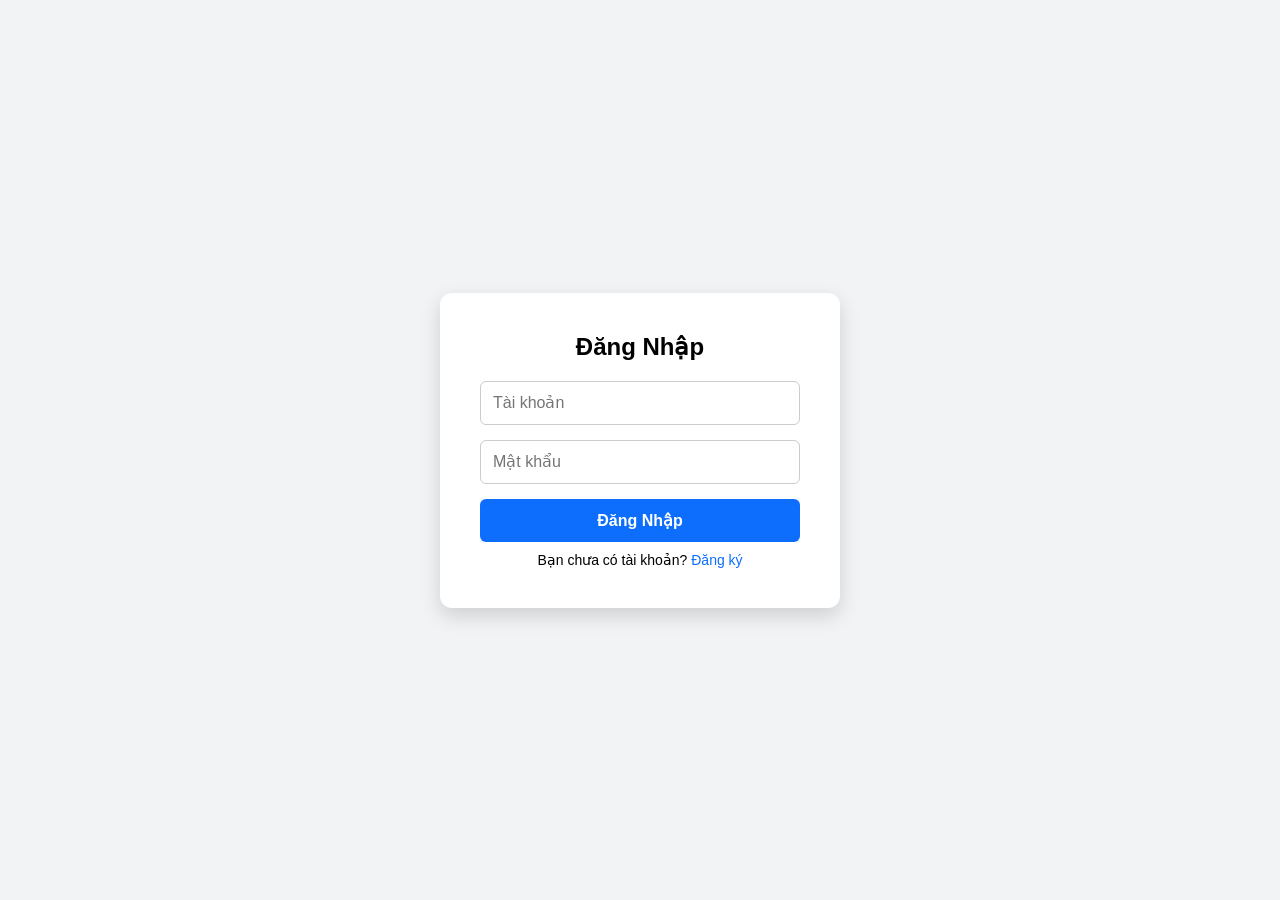
<file: account.html>
<!-- account.html -->
<!DOCTYPE html>
<html lang="vi">
<head>
  <meta charset="UTF-8">
  <meta name="viewport" content="width=device-width, initial-scale=1.0">
  <title>Thông Tin Tài Khoản - Hotel Family</title>
  <link rel="stylesheet" href="account.css">
  <link href="https://fonts.googleapis.com/css2?family=Poppins:wght@300;500;700&display=swap" rel="stylesheet">
</head>
<body>
  <header class="header">
    <div class="container">
      <div class="logo"><a href="index.html">Hotel Family</a></div>
    </div>
  </header>

  <main class="account-container">
    <h2>Thông Tin Tài Khoản</h2>
    <div class="account-details">
      <p><strong>Tài khoản:</strong> <span id="account-username"></span></p>
      <p><strong>Họ và tên:</strong> <span id="account-fullname"></span></p>
      <p><strong>Ngày sinh:</strong> <span id="account-dob"></span></p>
      <p><strong>Giới tính:</strong> <span id="account-gender"></span></p>
      <p><strong>CCCD:</strong> <span id="account-cccd"></span></p>
      <p><strong>SĐT:</strong> <span id="account-phone"></span></p>
      <p><strong>Quốc tịch (Nơi sinh):</strong> <span id="account-nationality"></span></p>
      <p><strong>Email:</strong> <span id="account-email"></span></p>
    </div>
    <button id="logout">Đăng xuất</button>
  </main>

  <script>
    document.addEventListener('DOMContentLoaded', function() {
      let currentUser = localStorage.getItem('currentUser');
      if (!currentUser) {
        localStorage.removeItem("currentUser");
        alert("Bạn đã đăng xuất thành công!");
        window.location.href = 'login.html';
        return;
      }

      const user = JSON.parse(currentUser);
      document.getElementById('account-username').textContent = user.username || '';
      document.getElementById('account-fullname').textContent = user.fullname || '';
      document.getElementById('account-dob').textContent = user.dob || '';
      document.getElementById('account-gender').textContent = user.gender || '';
      document.getElementById('account-cccd').textContent = user.cccd || '';
      document.getElementById('account-phone').textContent = user.phone || '';
      document.getElementById('account-nationality').textContent = user.nationality || '';
      document.getElementById('account-email').textContent = user.email || '';

      document.getElementById('logout').addEventListener('click', function() {
        // Xóa thông tin đăng nhập hiện tại
        localStorage.removeItem('currentUser');
        window.location.href = 'index.html';
      });
    });
  </script>
</body>
</html>
</file>
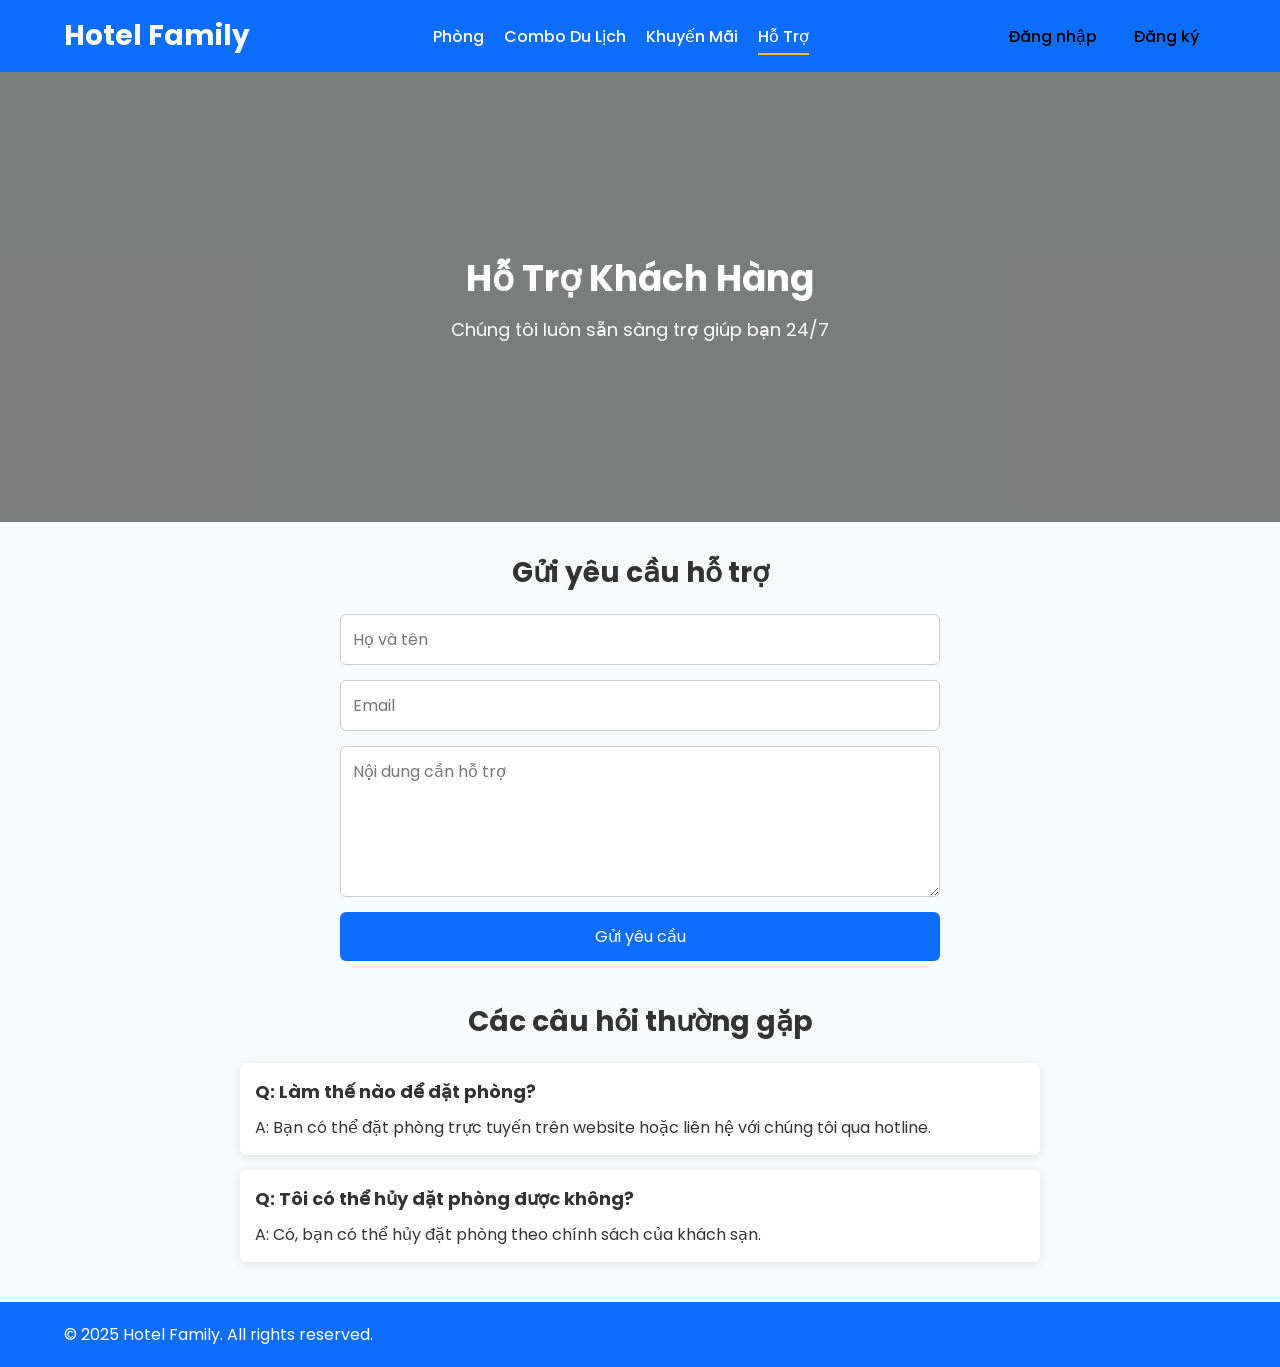
<file: hotro.html>
<!DOCTYPE html>
<html lang="vi">
<head>
   <meta charset="UTF-8">
   <meta name="viewport" content="width=device-width, initial-scale=1.0">
   <title>Hỗ Trợ - Hotel Family</title>
   <link rel="stylesheet" href="pages.css">
   <link href="https://fonts.googleapis.com/css2?family=Poppins:wght@300;500;700&display=swap" rel="stylesheet">
</head>
<body>
<header class="header">
   <div class="container">
      <div class="logo"><a href="index.html">Hotel Family</a></div>
      <nav class="nav">
         <ul class="nav-links">
            <li><a href="phong.html">Phòng</a></li>
            <li><a href="combo.html">Combo Du Lịch</a></li>
            <li><a href="khuyenmai.html">Khuyến Mãi</a></li>
            <li><a href="hotro.html" class="active">Hỗ Trợ</a></li>
         </ul>
      </nav>
      <div class="auth-buttons">
         <a href="login.html">Đăng nhập</a> <a href="register.html">Đăng ký</a>
      </div>
   </div>
</header>

<section class="hero-small" style="background: url('https://source.unsplash.com/1600x600/?support,help') no-repeat center center/cover;">
   <div class="hero-overlay"></div>
   <div class="hero-content">
      <h2>Hỗ Trợ Khách Hàng</h2>
      <p>Chúng tôi luôn sẵn sàng trợ giúp bạn 24/7</p>
   </div>
</section>

<main class="content">
   <section class="support-section">
      <h3>Gửi yêu cầu hỗ trợ</h3>
      <form id="support-form">
         <input type="text" id="support-name" placeholder="Họ và tên" required>
         <input type="email" id="support-email" placeholder="Email" required>
         <textarea id="support-message" rows="5" placeholder="Nội dung cần hỗ trợ" required></textarea>
         <button type="submit">Gửi yêu cầu</button>
      </form>
   </section>
   <section class="faq-section">
      <h3>Các câu hỏi thường gặp</h3>
      <div class="faq">
         <h4>Q: Làm thế nào để đặt phòng?</h4>
         <p>A: Bạn có thể đặt phòng trực tuyến trên website hoặc liên hệ với chúng tôi qua hotline.</p>
      </div>
      <div class="faq">
         <h4>Q: Tôi có thể hủy đặt phòng được không?</h4>
         <p>A: Có, bạn có thể hủy đặt phòng theo chính sách của khách sạn.</p>
      </div>
      <!-- Thêm các câu hỏi khác nếu cần -->
   </section>
</main>

<footer class="footer">
   <div class="container">
      <p>&copy; 2025 Hotel Family. All rights reserved.</p>
   </div>
</footer>

<script src="auth.js">
   document.getElementById('support-form').addEventListener('submit', function(e) {
      e.preventDefault();
      alert('Yêu cầu của bạn đã được gửi. Chúng tôi sẽ liên hệ lại sớm nhất.');
      document.getElementById('support-form').reset();
   });
</script>
</body>
</html>
</file>
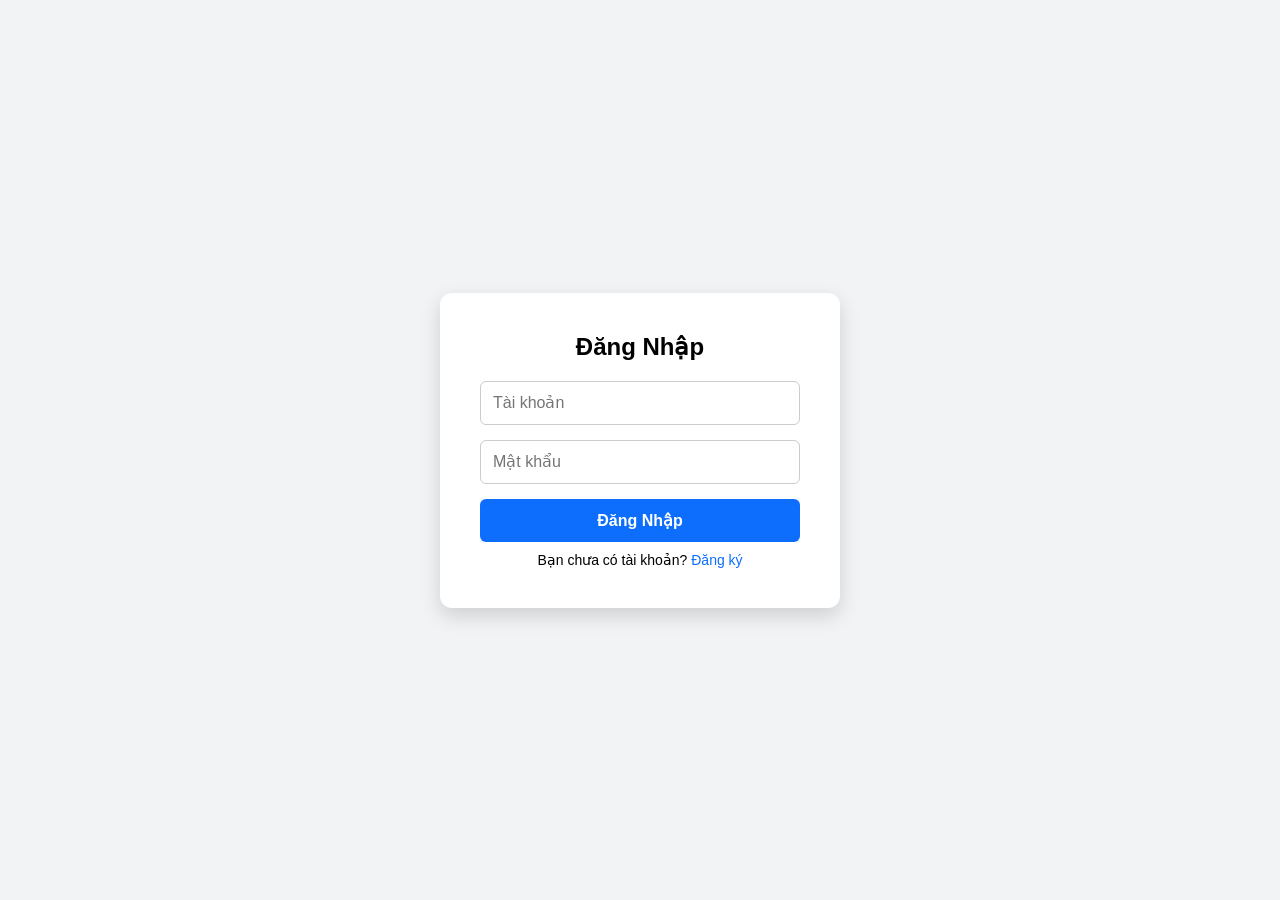
<file: login.html>
<!-- login.html -->
<!DOCTYPE html>
<html lang="vi">
<head>
  <meta charset="UTF-8">
  <meta name="viewport" content="width=device-width, initial-scale=1.0">
  <title>Đăng Nhập - Hotel Family</title>
  <link rel="stylesheet" href="auth.css">
</head>
<body>
  <div class="auth-container">
    <form class="auth-form" id="login-form">
      <h2>Đăng Nhập</h2>
      <input type="text" id="login-username" placeholder="Tài khoản" required>
      <input type="password" id="login-password" placeholder="Mật khẩu" required>
      <button type="submit">Đăng Nhập</button>
      <p>Bạn chưa có tài khoản? <a href="register.html">Đăng ký</a></p>
    </form>
  </div>

  <script>
    document.getElementById('login-form').addEventListener('submit', function(event) {
      event.preventDefault();

      let username = document.getElementById('login-username').value;
      let password = document.getElementById('login-password').value;

      // Lấy danh sách người dùng đã đăng ký
      let users = JSON.parse(localStorage.getItem('users')) || [];
      // Tìm người dùng có trùng username và mật khẩu
      let user = users.find(u => u.username === username && u.password === password);

      if (!user) {
        alert('Sai tài khoản hoặc mật khẩu!');
        return;
      }

      // Lưu thông tin người dùng đăng nhập hiện tại
      localStorage.setItem('currentUser', JSON.stringify(user));

      // Chuyển hướng về trang chủ
      window.location.href = 'index.html';
    });
  </script>
</body>
</html>
</file>
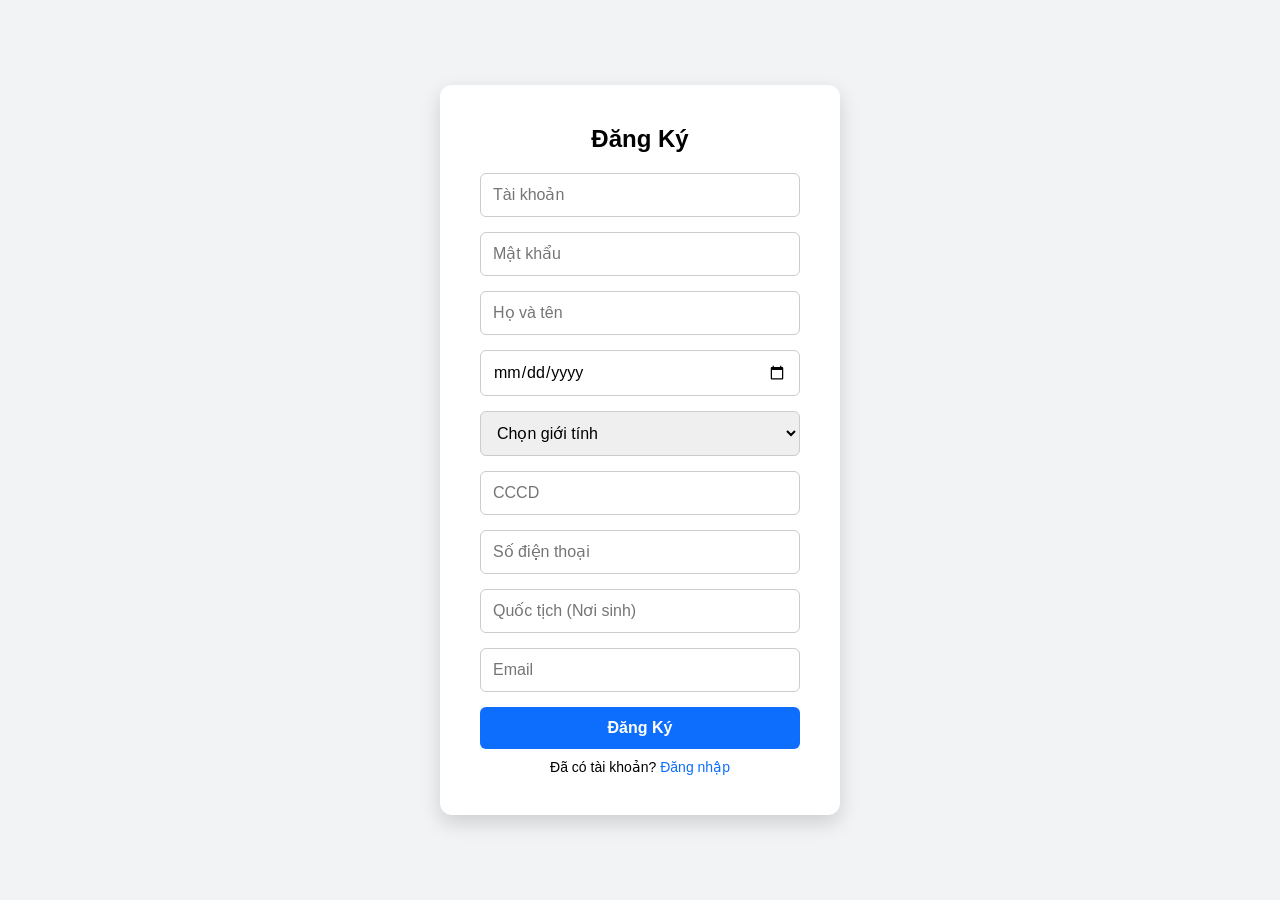
<file: register.html>
<!-- register.html -->
<!DOCTYPE html>
<html lang="vi">
<head>
  <meta charset="UTF-8">
  <meta name="viewport" content="width=device-width, initial-scale=1.0">
  <title>Đăng Ký - Hotel Family</title>
  <link rel="stylesheet" href="auth.css">
</head>
<body>
  <div class="auth-container">
    <form class="auth-form" id="register-form">
      <h2>Đăng Ký</h2>
      <input type="text" id="reg-username" placeholder="Tài khoản" required>
      <input type="password" id="reg-password" placeholder="Mật khẩu" required>
      <input type="text" id="reg-fullname" placeholder="Họ và tên" required>
      <input type="date" id="reg-dob" placeholder="Ngày sinh" required>
      <select id="reg-gender" required>
        <option value="">Chọn giới tính</option>
        <option value="Nam">Nam</option>
        <option value="Nữ">Nữ</option>
        <option value="Khác">Khác</option>
      </select>
      <input type="text" id="reg-cccd" placeholder="CCCD" required>
      <input type="tel" id="reg-phone" placeholder="Số điện thoại" required>
      <input type="text" id="reg-nationality" placeholder="Quốc tịch (Nơi sinh)" required>
      <input type="email" id="reg-email" placeholder="Email" required>
      <button type="submit">Đăng Ký</button>
      <p>Đã có tài khoản? <a href="login.html">Đăng nhập</a></p>
    </form>
  </div>

  <script>
    document.getElementById('register-form').addEventListener('submit', function(event) {
      event.preventDefault();

      // Lấy dữ liệu từ form
      let username     = document.getElementById('reg-username').value;
      let password     = document.getElementById('reg-password').value;
      let fullname     = document.getElementById('reg-fullname').value;
      let dob          = document.getElementById('reg-dob').value;
      let gender       = document.getElementById('reg-gender').value;
      let cccd         = document.getElementById('reg-cccd').value;
      let phone        = document.getElementById('reg-phone').value;
      let nationality  = document.getElementById('reg-nationality').value;
      let email        = document.getElementById('reg-email').value;

      // Tạo đối tượng người dùng mới
      let newUser = {
        username: username,
        password: password, // Lưu ý: trong thực tế, không nên lưu mật khẩu dưới dạng plain text!
        fullname: fullname,
        dob: dob,
        gender: gender,
        cccd: cccd,
        phone: phone,
        nationality: nationality,
        email: email
      };

      // Lấy danh sách người dùng hiện có từ localStorage (nếu có)
      let users = JSON.parse(localStorage.getItem('users')) || [];

      // Kiểm tra xem tài khoản đã tồn tại hay chưa
      let exists = users.some(user => user.username === username);
      if (exists) {
        alert('Tài khoản này đã tồn tại!');
        return;
      }

      // Thêm người dùng mới vào mảng
      users.push(newUser);
      localStorage.setItem('users', JSON.stringify(users));

      // Lưu thông tin người dùng hiện tại (đã đăng nhập) vào key "currentUser"
      localStorage.setItem('currentUser', JSON.stringify(newUser));

      // Chuyển hướng về trang chủ
      window.location.href = 'index.html';
    });
  </script>
</body>
</html>
</file>
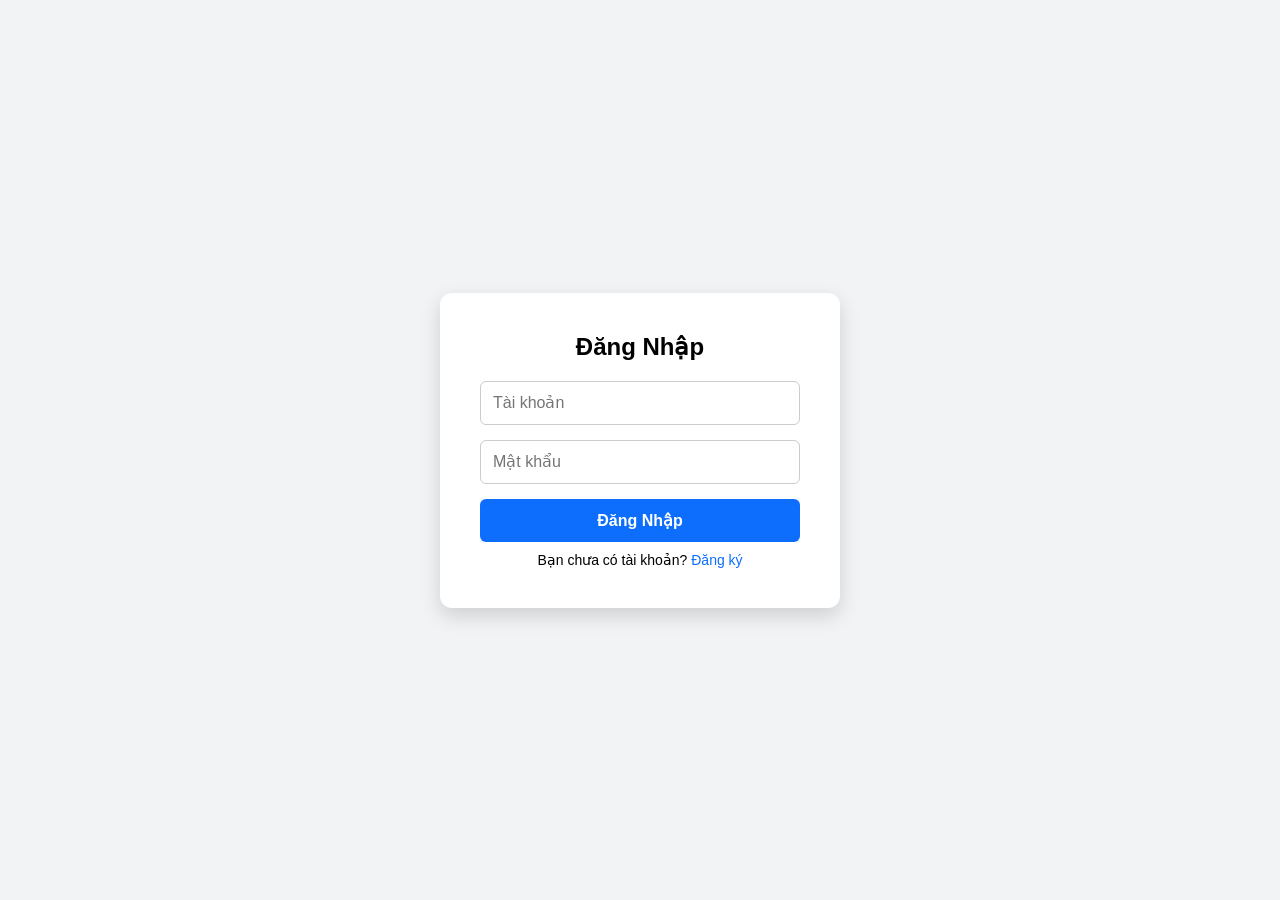
<file: accounts/login.html>
<!-- login.html -->
<!DOCTYPE html>
<html lang="vi">
<head>
  <meta charset="UTF-8">
  <meta name="viewport" content="width=device-width, initial-scale=1.0">
  <title>Đăng Nhập - Hotel Family</title>
  <link rel="stylesheet" href="auth.css">
</head>
<body>
  <div class="auth-container">
    <form class="auth-form" id="login-form">
      <h2>Đăng Nhập</h2>
      <input type="text" id="login-username" placeholder="Tài khoản" required>
      <input type="password" id="login-password" placeholder="Mật khẩu" required>
      <button type="submit">Đăng Nhập</button>
      <p>Bạn chưa có tài khoản? <a href="register.html">Đăng ký</a></p>
    </form>
  </div>

  <script>
    document.getElementById('login-form').addEventListener('submit', function(event) {
      event.preventDefault();

      let username = document.getElementById('login-username').value;
      let password = document.getElementById('login-password').value;

      // Lấy danh sách người dùng đã đăng ký
      let users = JSON.parse(localStorage.getItem('users')) || [];
      // Tìm người dùng có trùng username và mật khẩu
      let user = users.find(u => u.username === username && u.password === password);

      if (!user) {
        alert('Sai tài khoản hoặc mật khẩu!');
        return;
      }

      // Lưu thông tin người dùng đăng nhập hiện tại
      localStorage.setItem('currentUser', JSON.stringify(user));

      // Chuyển hướng về trang chủ
      window.location.href = '../trangchu/index.html';
    });
  </script>
</body>
</html>
</file>
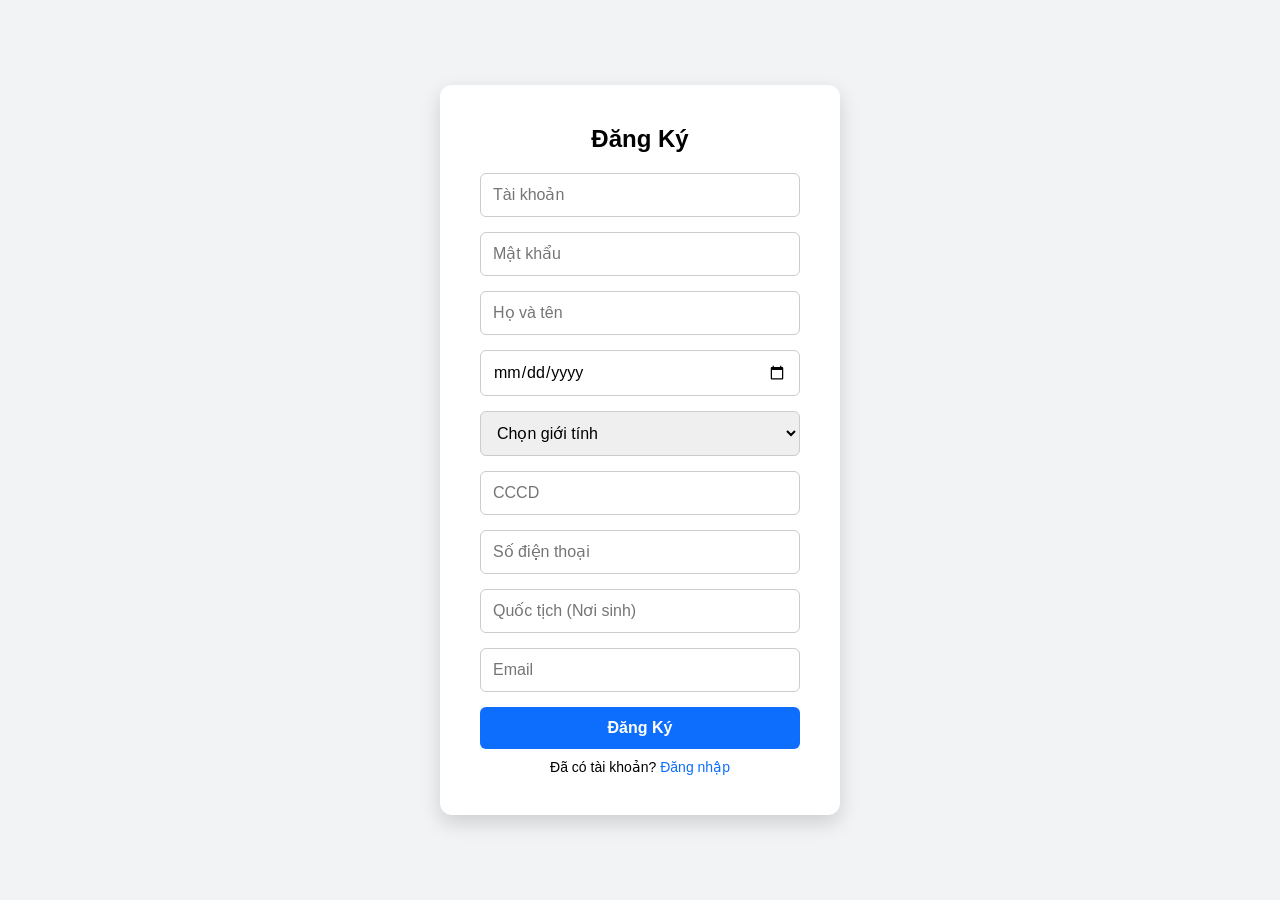
<file: accounts/register.html>
<!-- register.html -->
<!DOCTYPE html>
<html lang="vi">
<head>
  <meta charset="UTF-8">
  <meta name="viewport" content="width=device-width, initial-scale=1.0">
  <title>Đăng Ký - Hotel Family</title>
  <link rel="stylesheet" href="auth.css">
</head>
<body>
  <div class="auth-container">
    <form class="auth-form" id="register-form">
      <h2>Đăng Ký</h2>
      <input type="text" id="reg-username" placeholder="Tài khoản" required>
      <input type="password" id="reg-password" placeholder="Mật khẩu" required>
      <input type="text" id="reg-fullname" placeholder="Họ và tên" required>
      <input type="date" id="reg-dob" placeholder="Ngày sinh" required>
      <select id="reg-gender" required>
        <option value="">Chọn giới tính</option>
        <option value="Nam">Nam</option>
        <option value="Nữ">Nữ</option>
        <option value="Khác">Khác</option>
      </select>
      <input type="text" id="reg-cccd" placeholder="CCCD" required>
      <input type="tel" id="reg-phone" placeholder="Số điện thoại" required>
      <input type="text" id="reg-nationality" placeholder="Quốc tịch (Nơi sinh)" required>
      <input type="email" id="reg-email" placeholder="Email" required>
      <button type="submit">Đăng Ký</button>
      <p>Đã có tài khoản? <a href="login.html">Đăng nhập</a></p>
    </form>
  </div>

  <script>
    document.getElementById('register-form').addEventListener('submit', function(event) {
      event.preventDefault();

      // Lấy dữ liệu từ form
      let username     = document.getElementById('reg-username').value;
      let password     = document.getElementById('reg-password').value;
      let fullname     = document.getElementById('reg-fullname').value;
      let dob          = document.getElementById('reg-dob').value;
      let gender       = document.getElementById('reg-gender').value;
      let cccd         = document.getElementById('reg-cccd').value;
      let phone        = document.getElementById('reg-phone').value;
      let nationality  = document.getElementById('reg-nationality').value;
      let email        = document.getElementById('reg-email').value;

      // Tạo đối tượng người dùng mới
      let newUser = {
        username: username,
        password: password, // Lưu ý: trong thực tế, không nên lưu mật khẩu dưới dạng plain text!
        fullname: fullname,
        dob: dob,
        gender: gender,
        cccd: cccd,
        phone: phone,
        nationality: nationality,
        email: email
      };

      // Lấy danh sách người dùng hiện có từ localStorage (nếu có)
      let users = JSON.parse(localStorage.getItem('users')) || [];

      // Kiểm tra xem tài khoản đã tồn tại hay chưa
      let exists = users.some(user => user.username === username);
      if (exists) {
        alert('Tài khoản này đã tồn tại!');
        return;
      }

      // Thêm người dùng mới vào mảng
      users.push(newUser);
      localStorage.setItem('users', JSON.stringify(users));

      // Lưu thông tin người dùng hiện tại (đã đăng nhập) vào key "currentUser"
      localStorage.setItem('currentUser', JSON.stringify(newUser));

      // Chuyển hướng về trang chủ
      window.location.href = '../trangchu/index.html';
    });
  </script>
</body>
</html>
</file>
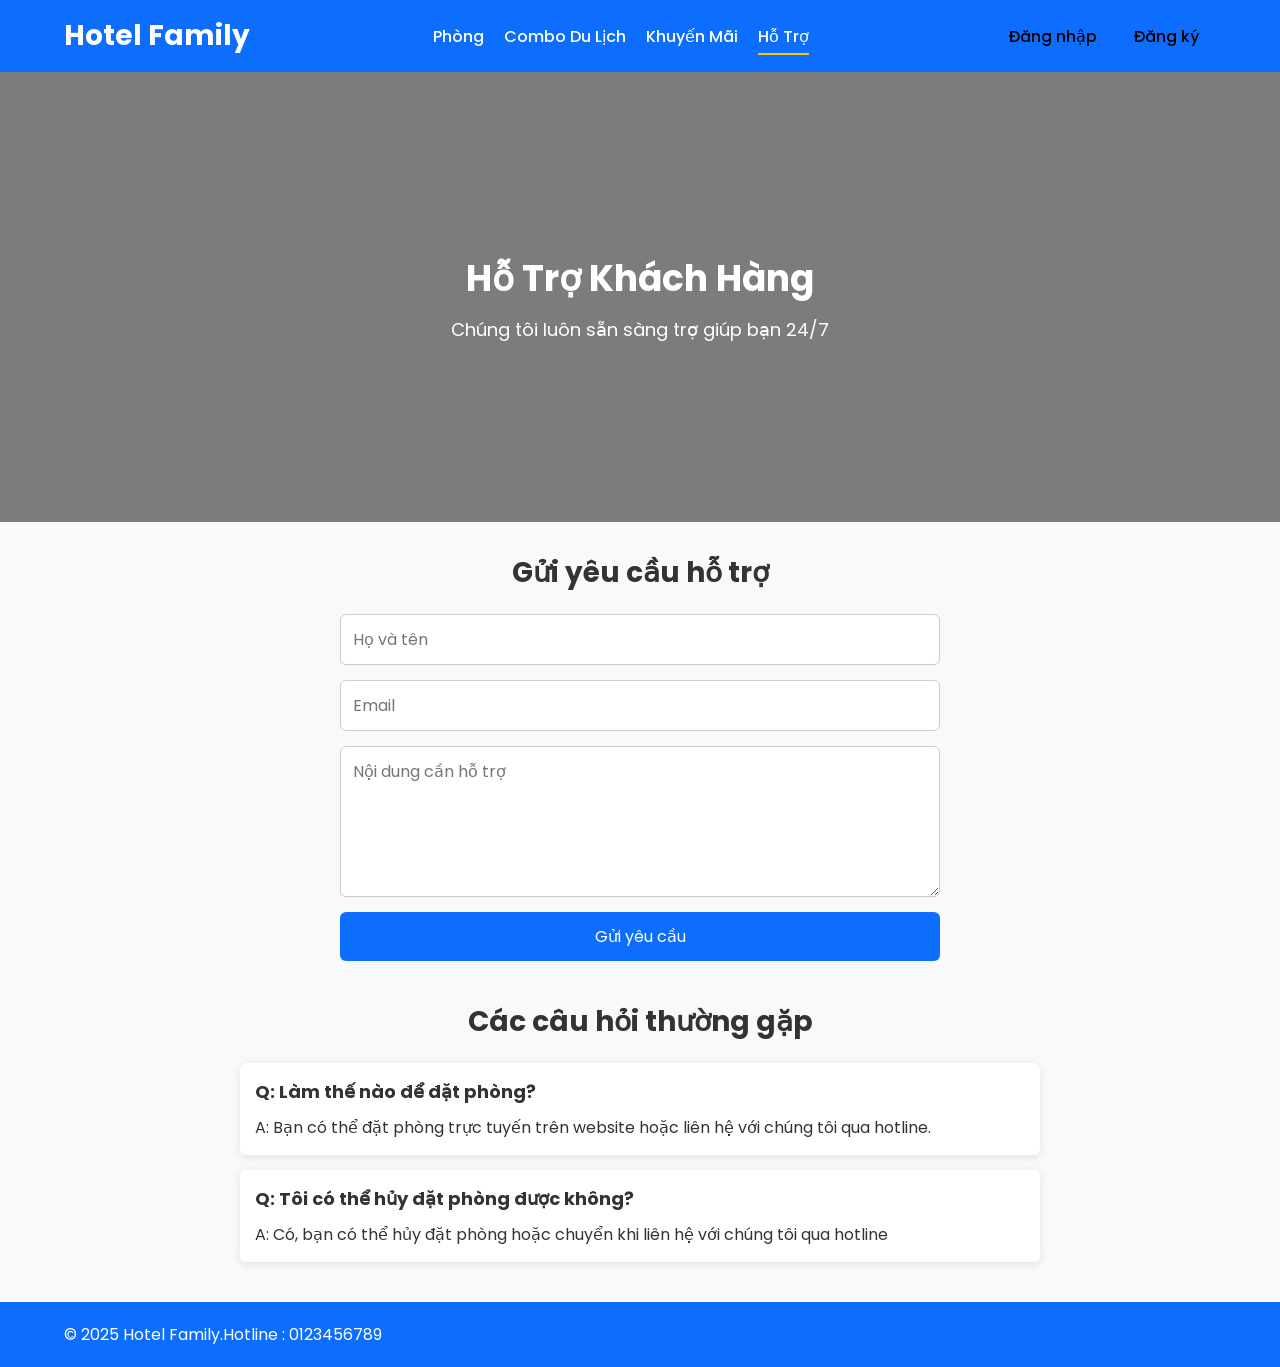
<file: page/hotro.html>
<!DOCTYPE html>
<html lang="vi">
<head>
   <meta charset="UTF-8">
   <meta name="viewport" content="width=device-width, initial-scale=1.0">
   <title>Hỗ Trợ - Hotel Family</title>
   <link rel="stylesheet" href="pages.css">
   <link href="https://fonts.googleapis.com/css2?family=Poppins:wght@300;500;700&display=swap" rel="stylesheet">
</head>
<body>
<header class="header">
   <div class="container">
      <div class="logo"><a href="../trangchu/index.html">Hotel Family</a></div>
      <nav class="nav">
         <ul class="nav-links">
            <li><a href="phong.html">Phòng</a></li>
            <li><a href="combo.html">Combo Du Lịch</a></li>
            <li><a href="khuyenmai.html">Khuyến Mãi</a></li>
            <li><a href="hotro.html" class="active">Hỗ Trợ</a></li>
         </ul>
      </nav>
      <div class="auth-buttons">
         <a href="../accounts/login.html">Đăng nhập</a> <a href="../accounts/register.html">Đăng ký</a>
         <span id="userNameDisplay" style="display: none; font-weight: bold;"></span>
      </div>
   </div>
</header>

<section class="hero-small" style="background: url('https://source.unsplash.com/1600x600/?support,help') no-repeat center center/cover;">
   <div class="hero-overlay"></div>
   <div class="hero-content">
      <h2>Hỗ Trợ Khách Hàng</h2>
      <p>Chúng tôi luôn sẵn sàng trợ giúp bạn 24/7</p>
   </div>
</section>

<main class="content">
   <section class="support-section">
      <h3>Gửi yêu cầu hỗ trợ</h3>
      <form id="support-form">
         <input type="text" id="support-name" placeholder="Họ và tên" required>
         <input type="email" id="support-email" placeholder="Email" required>
         <textarea id="support-message" rows="5" placeholder="Nội dung cần hỗ trợ" required></textarea>
         <button type="submit">Gửi yêu cầu</button>
      </form>
   </section>
   <section class="faq-section">
      <h3>Các câu hỏi thường gặp</h3>
      <div class="faq">
         <h4>Q: Làm thế nào để đặt phòng?</h4>
         <p>A: Bạn có thể đặt phòng trực tuyến trên website hoặc liên hệ với chúng tôi qua hotline.</p>
      </div>
      <div class="faq">
         <h4>Q: Tôi có thể hủy đặt phòng được không?</h4>
         <p>A: Có, bạn có thể hủy đặt phòng hoặc chuyển khi liên hệ với chúng tôi qua hotline</p>
      </div>
      <!-- Thêm các câu hỏi khác nếu cần -->
   </section>
</main>

<footer class="footer">
   <div class="container">
      <p>&copy; 2025 Hotel Family.Hotline : 0123456789</p>
   </div>
</footer>

<script >
   document.getElementById('support-form').addEventListener('submit', function(e) {
      e.preventDefault();
      alert('Yêu cầu của bạn đã được gửi. Chúng tôi sẽ liên hệ lại sớm nhất.');
      document.getElementById('support-form').reset();
   });
</script>
<script src="../auth.js"></script>
</body>
</html>
</file>
<file: account.css>
/* account.css */
* {
    margin: 0;
    padding: 0;
    box-sizing: border-box;
    font-family: 'Poppins', sans-serif;
  }
  
  body {
    background-color: #f8f9fa;
    color: #333;
  }
  
  /* Header */
  .header {
    background-color: #0d6efd;
    padding: 15px 0;
    color: white;
  }
  
  .container {
    width: 90%;
    margin: auto;
    display: flex;
    justify-content: center;
    align-items: center;
  }
  
  .logo a {
    color: white;
    text-decoration: none;
    font-size: 28px;
    font-weight: 700;
  }
  
  /* Account Container */
  .account-container {
    max-width: 600px;
    margin: 40px auto;
    background-color: #fff;
    padding: 30px;
    border-radius: 8px;
    box-shadow: 0 4px 15px rgba(0,0,0,0.1);
  }
  
  .account-container h2 {
    text-align: center;
    margin-bottom: 20px;
    font-size: 28px;
  }
  
  .account-details p {
    margin: 10px 0;
    font-size: 16px;
  }
  
  .account-details strong {
    display: inline-block;
    width: 150px;
  }
  
  /* Logout Button */
  #logout {
    display: block;
    width: 100%;
    padding: 12px;
    margin-top: 20px;
    background-color: #0d6efd;
    color: white;
    border: none;
    border-radius: 6px;
    cursor: pointer;
    font-size: 16px;
    transition: background-color 0.3s ease;
  }
  
  #logout:hover {
    background-color: #084298;
  }
</file>
<file: pages.css>
/* pages.css */
* {
    margin: 0;
    padding: 0;
    box-sizing: border-box;
    font-family: 'Poppins', sans-serif;
 }
 
 body {
    background-color: #f8f9fa;
    color: #333;
 }
 
 /* Header Styles */
 .header {
    background: #0d6efd;
    padding: 15px 0;
    position: sticky;
    top: 0;
    z-index: 1000;
 }
 .container {
    width: 90%;
    margin: auto;
    display: flex;
    align-items: center;
    justify-content: space-between;
 }
 .logo a {
    color: #fff;
    font-size: 28px;
    font-weight: 700;
    text-decoration: none;
 }
 .nav-links {
    list-style: none;
    display: flex;
    gap: 20px;
 }
 .nav-links li a {
    color: #fff;
    text-decoration: none;
    font-weight: 500;
    padding-bottom: 5px;
    transition: all 0.3s ease;
 }
 .nav-links li a:hover, .nav-links li a.active {
    border-bottom: 2px solid #ffc107;
 }
 .auth-buttons a {
    background-color: #0d6efd;
    color: #000;
    padding: 8px 16px;
    border-radius: 5px;
    text-decoration: none;
    font-weight: 500;
    transition: background-color 0.3s ease;
 }
 .auth-buttons a:hover {
    background-color: #e0a800;
 }
 
 /* Hero Section for Small Pages */
 .hero-small {
    height: 50vh;
    position: relative;
    display: flex;
    align-items: center;
    justify-content: center;
    text-align: center;
    color: #fff;
    margin-bottom: 30px;
 }
 .hero-overlay {
    position: absolute;
    top: 0;
    left: 0;
    right: 0;
    bottom: 0;
    background: rgba(0, 0, 0, 0.5);
 }
 .hero-content {
    position: relative;
    z-index: 1;
 }
 .hero-content h2 {
    font-size: 36px;
    margin-bottom: 10px;
    animation: fadeIn 2s;
 }
 .hero-content p {
    font-size: 18px;
    animation: fadeIn 2s;
 }
 @keyframes fadeIn {
    from { opacity: 0; }
    to { opacity: 1; }
 }
 
 /* Content Section */
 .content {
    width: 90%;
    margin: auto;
    margin-bottom: 40px;
 }
 
 /* Cards Section */
 .cards-section {
    margin-bottom: 40px;
 }
 .cards-section h3 {
    font-size: 28px;
    text-align: center;
    margin-bottom: 20px;
 }
 .card-grid {
    display: grid;
    grid-template-columns: repeat(auto-fit, minmax(250px, 1fr));
    gap: 20px;
 }
 .card {
   width: 300px;
   border-radius: 20px;
   overflow: hidden;
   box-shadow: 0 10px 20px rgba(0, 0, 0, 0.1);
   transition: transform 0.3s ease, box-shadow 0.3s ease;
   background-color: #fff;
   margin: 20px;
   cursor: pointer;
 }
 
 .card:hover {
   transform: translateY(-10px);
   box-shadow: 0 20px 30px rgba(0, 0, 0, 0.2);
 }
 
 .card img {
   width: 100%;
   height: 200px;
   object-fit: cover;
 }
 
 .card-info {
   padding: 20px;
   text-align: center;
 }
 
 .card-info h4 {
   margin: 10px 0;
   font-size: 20px;
   color: #333;
 }
 
 .card-info p {
   font-size: 14px;
   color: #666;
   margin-bottom: 20px;
 }
 
 .book-btn {
   padding: 10px 20px;
   background: linear-gradient(to right, #4facfe, #00f2fe);
   border: none;
   border-radius: 30px;
   color: white;
   font-weight: bold;
   cursor: pointer;
   transition: background 0.3s ease, transform 0.2s ease;
 }
 
 .book-btn:hover {
   background: linear-gradient(to right, #43e97b, #38f9d7);
   transform: scale(1.05);
 }
 
 
 /* Support Form */
 .support-section {
    width: 100%;
    max-width: 600px;
    margin: 0 auto 40px auto;
 }
 .support-section h3 {
    text-align: center;
    font-size: 28px;
    margin-bottom: 20px;
 }
 #support-form {
    display: flex;
    flex-direction: column;
    gap: 15px;
 }
 #support-form input,
 #support-form textarea {
    padding: 12px;
    font-size: 16px;
    border: 1px solid #ccc;
    border-radius: 6px;
 }
 #support-form button {
    padding: 12px;
    background-color: #0d6efd;
    color: #fff;
    border: none;
    border-radius: 6px;
    cursor: pointer;
    font-size: 16px;
    transition: background-color 0.3s ease;
 }
 #support-form button:hover {
    background-color: #084298;
 }
 
 /* FAQ Section */
 .faq-section {
    width: 90%;
    max-width: 800px;
    margin: auto;
    margin-bottom: 40px;
 }
 .faq-section h3 {
    font-size: 28px;
    text-align: center;
    margin-bottom: 20px;
 }
 .faq {
    background-color: #fff;
    padding: 15px;
    margin-bottom: 15px;
    border-radius: 6px;
    box-shadow: 0 2px 8px rgba(0,0,0,0.1);
    transition: background-color 0.3s ease;
 }
 .faq:hover {
    background-color: #f1f3f5;
 }
 .faq h4 {
    font-size: 18px;
    margin-bottom: 10px;
 }
 .faq p {
    font-size: 16px;
 }
 
 /* Footer */
 .footer {
    background-color: #0d6efd;
    color: #fff;
    text-align: center;
    padding: 20px 0;
 }
</file>
<file: auth.css>
* {
    margin: 0;
    padding: 0;
    box-sizing: border-box;
    font-family: 'Poppins', sans-serif;
  }
  
  body {
    background-color: #f1f3f5;
    display: flex;
    justify-content: center;
    align-items: center;
    height: 100vh;
  }
  
  .auth-container {
    background-color: white;
    padding: 40px;
    border-radius: 12px;
    box-shadow: 0 8px 20px rgba(0,0,0,0.15);
    width: 100%;
    max-width: 400px;
  }
  
  .auth-container h2 {
    text-align: center;
    margin-bottom: 20px;
  }
  
  .auth-container input,
  .auth-container select {
    width: 100%;
    padding: 12px;
    margin-bottom: 15px;
    border: 1px solid #ccc;
    border-radius: 6px;
    font-size: 16px;
  }
  
  .auth-container button {
    width: 100%;
    padding: 12px;
    background-color: #0d6efd;
    color: white;
    border: none;
    border-radius: 6px;
    font-size: 16px;
    font-weight: 600;
    cursor: pointer;
    transition: background-color 0.3s ease;
  }
  
  .auth-container button:hover {
    background-color: #084298;
  }
  
  .auth-container p {
    text-align: center;
    margin-top: 10px;
    font-size: 14px;
  }
  
  .auth-container a {
    color: #0d6efd;
    text-decoration: none;
  }
  
  .auth-container a:hover {
    text-decoration: underline;
  }
</file>
<file: accounts/auth.css>
* {
    margin: 0;
    padding: 0;
    box-sizing: border-box;
    font-family: 'Poppins', sans-serif;
  }
  
  body {
    background-color: #f1f3f5;
    display: flex;
    justify-content: center;
    align-items: center;
    height: 100vh;
  }
  
  .auth-container {
    background-color: white;
    padding: 40px;
    border-radius: 12px;
    box-shadow: 0 8px 20px rgba(0,0,0,0.15);
    width: 100%;
    max-width: 400px;
  }
  
  .auth-container h2 {
    text-align: center;
    margin-bottom: 20px;
  }
  
  .auth-container input,
  .auth-container select {
    width: 100%;
    padding: 12px;
    margin-bottom: 15px;
    border: 1px solid #ccc;
    border-radius: 6px;
    font-size: 16px;
  }
  
  .auth-container button {
    width: 100%;
    padding: 12px;
    background-color: #0d6efd;
    color: white;
    border: none;
    border-radius: 6px;
    font-size: 16px;
    font-weight: 600;
    cursor: pointer;
    transition: background-color 0.3s ease;
  }
  
  .auth-container button:hover {
    background-color: #084298;
  }
  
  .auth-container p {
    text-align: center;
    margin-top: 10px;
    font-size: 14px;
  }
  
  .auth-container a {
    color: #0d6efd;
    text-decoration: none;
  }
  
  .auth-container a:hover {
    text-decoration: underline;
  }
</file>
<file: page/pages.css>
/* pages.css */
* {
    margin: 0;
    padding: 0;
    box-sizing: border-box;
    font-family: 'Poppins', sans-serif;
 }
 
 body {
    background-color: #f8f9fa;
    color: #333;
 }
 
 /* Header Styles */
 .header {
    background: #0d6efd;
    padding: 15px 0;
    position: sticky;
    top: 0;
    z-index: 1000;
 }
 .container {
    width: 90%;
    margin: auto;
    display: flex;
    align-items: center;
    justify-content: space-between;
 }
 .logo a {
    color: #fff;
    font-size: 28px;
    font-weight: 700;
    text-decoration: none;
 }
 .nav-links {
    list-style: none;
    display: flex;
    gap: 20px;
 }
 .nav-links li a {
    color: #fff;
    text-decoration: none;
    font-weight: 500;
    padding-bottom: 5px;
    transition: all 0.3s ease;
 }
 .nav-links li a:hover, .nav-links li a.active {
    border-bottom: 2px solid #ffc107;
 }
 .auth-buttons a {
    background-color: #0d6efd;
    color: #000;
    padding: 8px 16px;
    border-radius: 5px;
    text-decoration: none;
    font-weight: 500;
    transition: background-color 0.3s ease;
 }
 .auth-buttons a:hover {
    background-color: #e0a800;
 }
 
 /* Hero Section for Small Pages */
 .hero-small {
    height: 50vh;
    position: relative;
    display: flex;
    align-items: center;
    justify-content: center;
    text-align: center;
    color: #fff;
    margin-bottom: 30px;
 }
 .hero-overlay {
    position: absolute;
    top: 0;
    left: 0;
    right: 0;
    bottom: 0;
    background: rgba(0, 0, 0, 0.5);
 }
 .hero-content {
    position: relative;
    z-index: 1;
 }
 .hero-content h2 {
    font-size: 36px;
    margin-bottom: 10px;
    animation: fadeIn 2s;
 }
 .hero-content p {
    font-size: 18px;
    animation: fadeIn 2s;
 }
 @keyframes fadeIn {
    from { opacity: 0; }
    to { opacity: 1; }
 }
 
 /* Content Section */
 .content {
    width: 90%;
    margin: auto;
    margin-bottom: 40px;
 }
 
 /* Cards Section */
 .cards-section {
    margin-bottom: 40px;
 }
 .cards-section h3 {
    font-size: 28px;
    text-align: center;
    margin-bottom: 20px;
 }
 .card-grid {
    display: grid;
    grid-template-columns: repeat(auto-fit, minmax(250px, 1fr));
    gap: 20px;
 }
 .card {
   width: 300px;
   border-radius: 20px;
   overflow: hidden;
   box-shadow: 0 10px 20px rgba(0, 0, 0, 0.1);
   transition: transform 0.3s ease, box-shadow 0.3s ease;
   background-color: #fff;
   margin: 20px;
   cursor: pointer;
 }
 
 .card:hover {
   transform: translateY(-10px);
   box-shadow: 0 20px 30px rgba(0, 0, 0, 0.2);
 }
 
 .card img {
   width: 100%;
   height: 200px;
   object-fit: cover;
 }
 
 .card-info {
   padding: 20px;
   text-align: center;
 }
 
 .card-info h4 {
   margin: 10px 0;
   font-size: 20px;
   color: #333;
 }
 
 .card-info p {
   font-size: 14px;
   color: #666;
   margin-bottom: 20px;
 }
 
 .book-btn {
   padding: 10px 20px;
   background: linear-gradient(to right, #4facfe, #00f2fe);
   border: none;
   border-radius: 30px;
   color: white;
   font-weight: bold;
   cursor: pointer;
   transition: background 0.3s ease, transform 0.2s ease;
 }
 
 .book-btn:hover {
   background: linear-gradient(to right, #43e97b, #38f9d7);
   transform: scale(1.05);
 }
 
 
 /* Support Form */
 .support-section {
    width: 100%;
    max-width: 600px;
    margin: 0 auto 40px auto;
 }
 .support-section h3 {
    text-align: center;
    font-size: 28px;
    margin-bottom: 20px;
 }
 #support-form {
    display: flex;
    flex-direction: column;
    gap: 15px;
 }
 #support-form input,
 #support-form textarea {
    padding: 12px;
    font-size: 16px;
    border: 1px solid #ccc;
    border-radius: 6px;
 }
 #support-form button {
    padding: 12px;
    background-color: #0d6efd;
    color: #fff;
    border: none;
    border-radius: 6px;
    cursor: pointer;
    font-size: 16px;
    transition: background-color 0.3s ease;
 }
 #support-form button:hover {
    background-color: #084298;
 }
 
 /* FAQ Section */
 .faq-section {
    width: 90%;
    max-width: 800px;
    margin: auto;
    margin-bottom: 40px;
 }
 .faq-section h3 {
    font-size: 28px;
    text-align: center;
    margin-bottom: 20px;
 }
 .faq {
    background-color: #fff;
    padding: 15px;
    margin-bottom: 15px;
    border-radius: 6px;
    box-shadow: 0 2px 8px rgba(0,0,0,0.1);
    transition: background-color 0.3s ease;
 }
 .faq:hover {
    background-color: #f1f3f5;
 }
 .faq h4 {
    font-size: 18px;
    margin-bottom: 10px;
 }
 .faq p {
    font-size: 16px;
 }
 
 /* Footer */
 .footer {
    background-color: #0d6efd;
    color: #fff;
    text-align: center;
    padding: 20px 0;
 }
</file>
